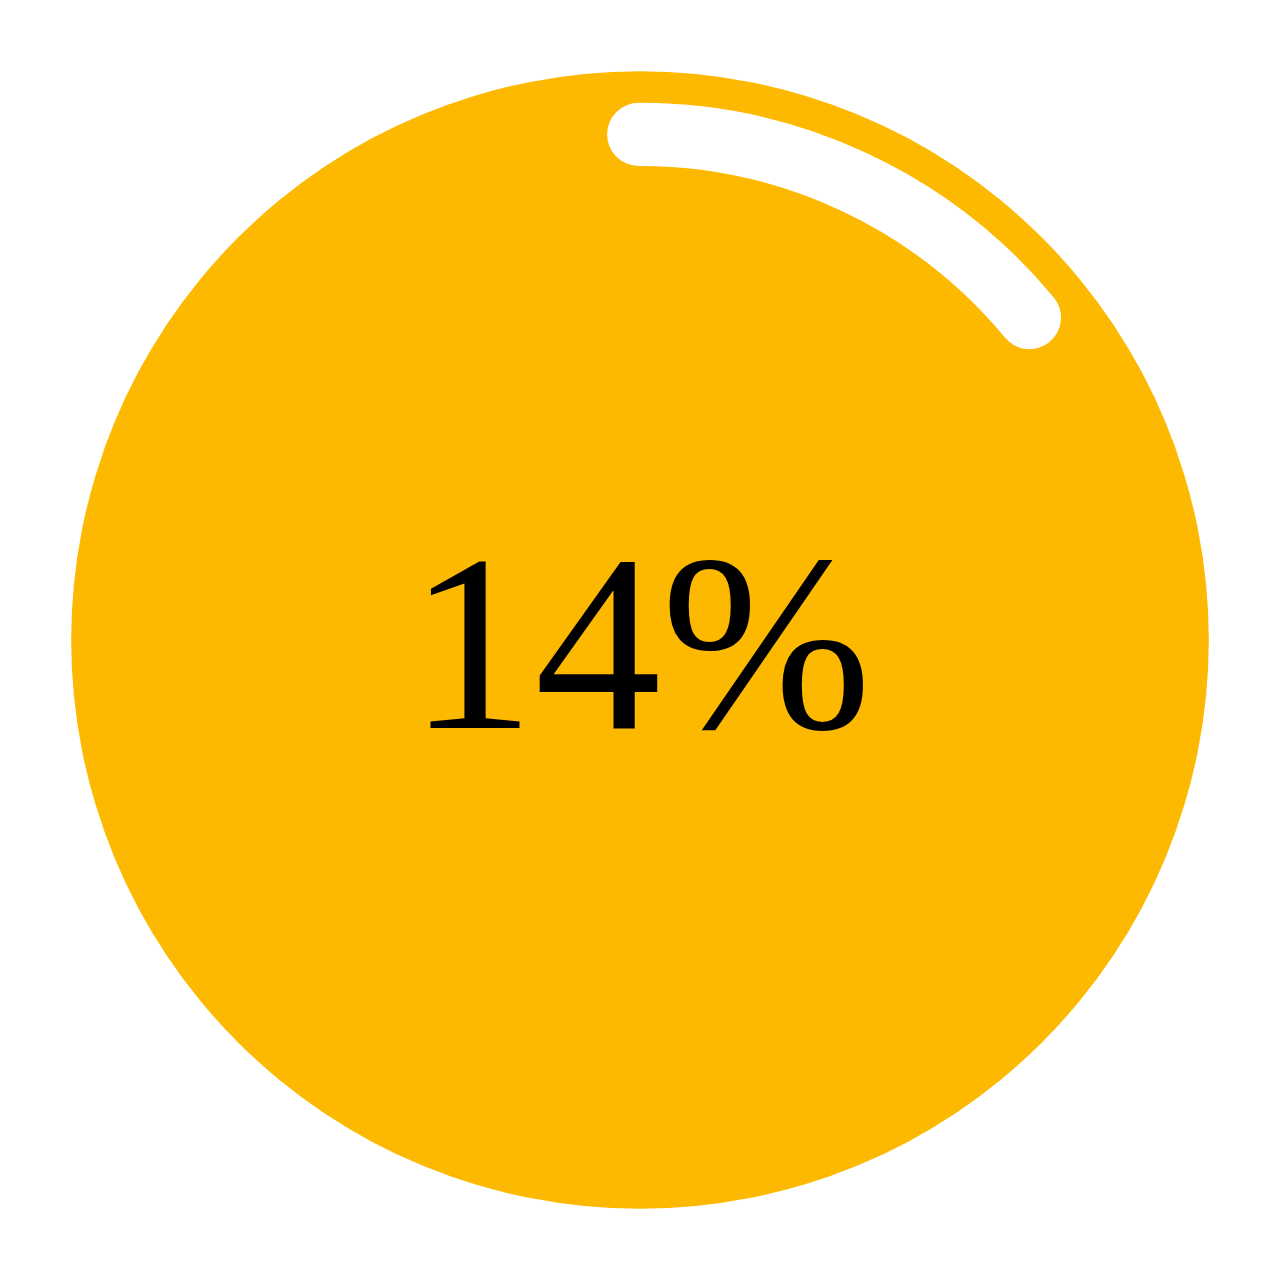
<file: Ajax.html/index.html>
<!DOCTYPE html>
<html lang="en">

<head>
    <meta charset="UTF-8">
    <meta http-equiv="X-UA-Compatible" content="IE=edge">
    <meta name="viewport" content="width=device-width, initial-scale=1.0">
    <title>Document</title>
    <link rel="stylesheet" href="loading-bar.css">
    <style>
        /* .ldBar path.mainline {
            stroke-width: 5;
            stroke: #09f;
            stroke-linecap: butt;
        }

        .ldBar path.baseline {
            stroke-width: 14;
            stroke: #f1f2f3;
            stroke-linecap: butt;
            filter: url(#custom-shadow);
        } */
    </style>
</head>

<body>
    <script src="https://ajax.googleapis.com/ajax/libs/jquery/2.1.1/jquery.min.js"></script>
    <svg id="animated" viewbox="0 0 100 100">
        <circle cx="50" cy="50" r="45" fill="#FDB900" />
        <path fill="none" stroke-linecap="round" stroke-width="5" stroke="#fff" stroke-dasharray="251.2,0" d="M50 10
           a 40 40 0 0 1 0 80
           a 40 40 0 0 1 0 -80">
            <animate attributeName="stroke-dasharray" from="0,251.2" to="251.2,0" dur="5s" />
        </path>
        <text id="count" x="50" y="50" text-anchor="middle" dy="7" font-size="20">100%</text>
    </svg>
    <script>
        var count = $(('#count'));
        $({
            Counter: 0
        }).animate({
            Counter: count.text()
        }, {
            duration: 5000,
            easing: 'linear',
            step: function () {
                count.text(Math.ceil(this.Counter) + "%");
            }
        });
    </script>
</body>

</html>
</file>
<file: Ajax.html/loading-bar.css>
.ldBar {
  position: relative;
}
.ldBar.label-center > .ldBar-label {
  position: absolute;
  top: 50%;
  left: 50%;
  -webkit-transform: translate(-50%, -50%);
  transform: translate(-50%, -50%);
  text-shadow: 0 0 3px #fff;
}
.ldBar-label:after {
  content: "%";
  display: inline;
}
.ldBar.no-percent .ldBar-label:after {
  content: "";
}
</file>
